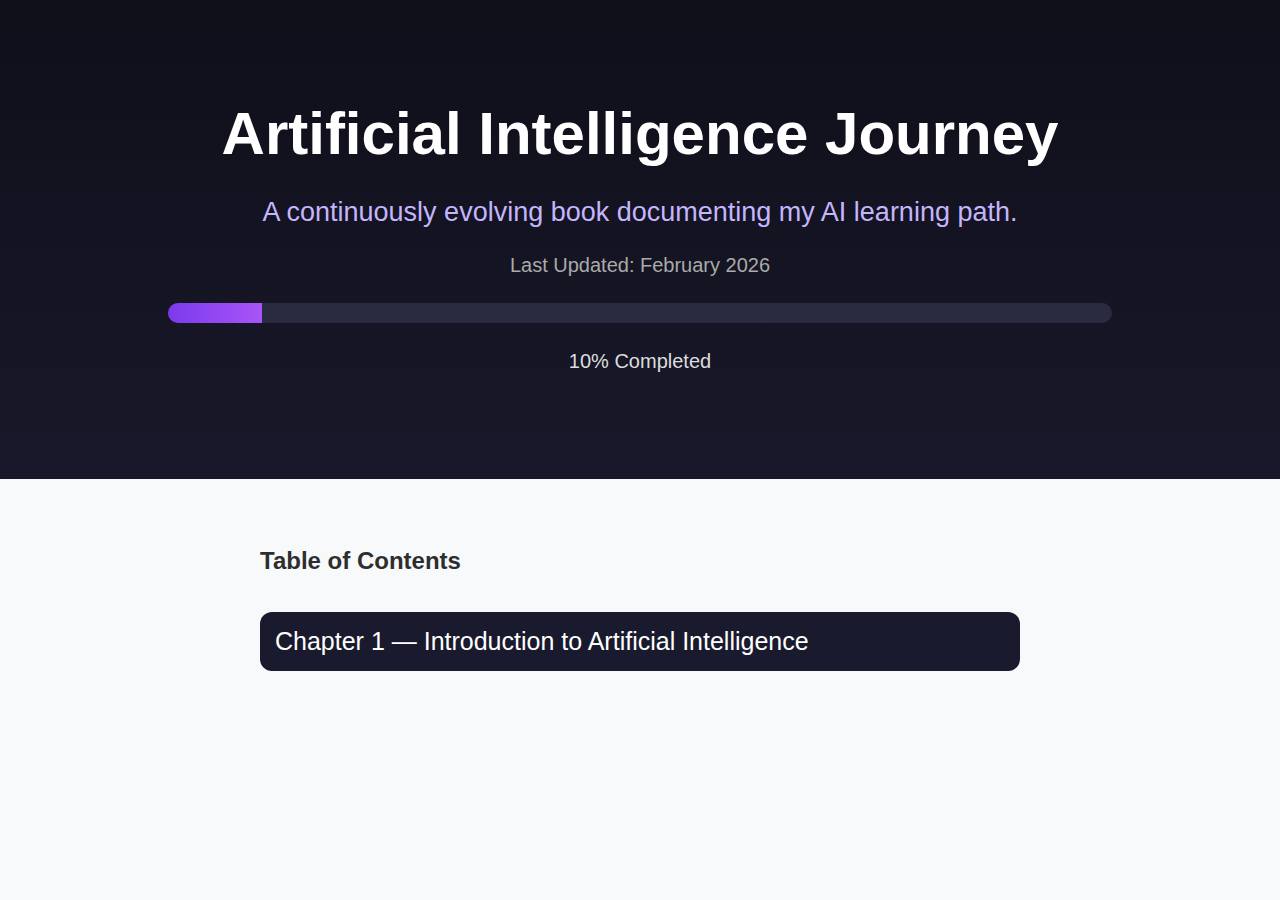
<file: book/index.html>
<!DOCTYPE html>
<html lang="en">
<head>
  <meta charset="UTF-8">
  <title>AI Book | Selin Shahi</title>
  <link rel="stylesheet" href="../style.css">
  <link rel="icon" href="/images/favicon.jpg" type="image/png">
</head>
<body>

<section class="book-hero">
  <h1>Artificial Intelligence Journey</h1>

  <p class="subtitle">
    A continuously evolving book documenting my AI learning path.
  </p>

  <p class="last-update">Last Updated: February 2026</p>


  <div class="progress-container">
    <div class="progress-bar"></div>
  </div>
  <p class="progress-text"></p>

</section>

<section class="toc-section">
  <h2>Table of Contents</h2>

  <div class="chapter-card completed">
  <button class="chapter-toggle">
    Chapter 1 — Introduction to Artificial Intelligence
  </button>

  <div class="chapter-content">
    <p>
      Fundamental concepts of AI, definitions, major branches,
      and real-world applications.
    </p>

    <div class="chapter-buttons">
      <a href="chapters/chapter1.html" class="read-btn">
        Read Online
      </a>


      <a href="chapters/AIchapter1.pdf" download class="download-btn-small">
        Download PDF
      </a>
    </div>

  </div>
</div>

</section>

<script src="../script.js"></script>
</body>
</html>
</file>
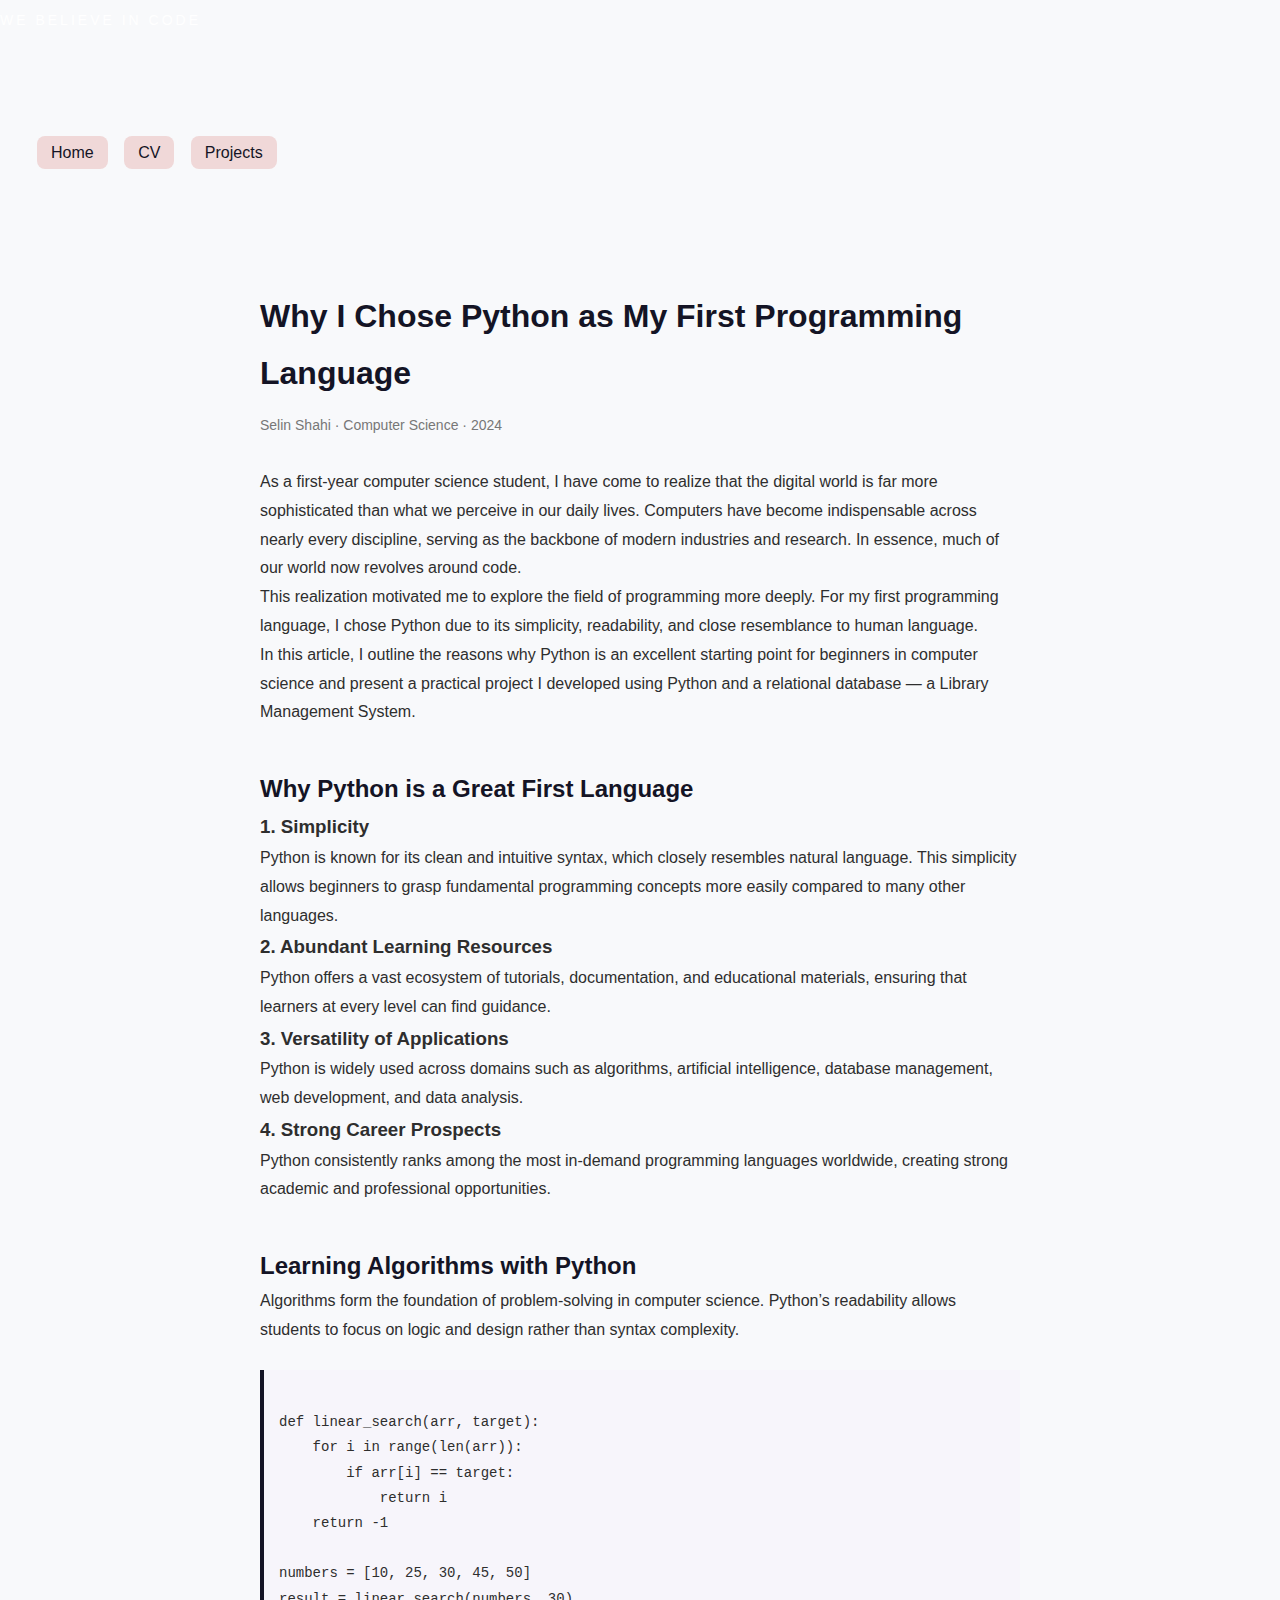
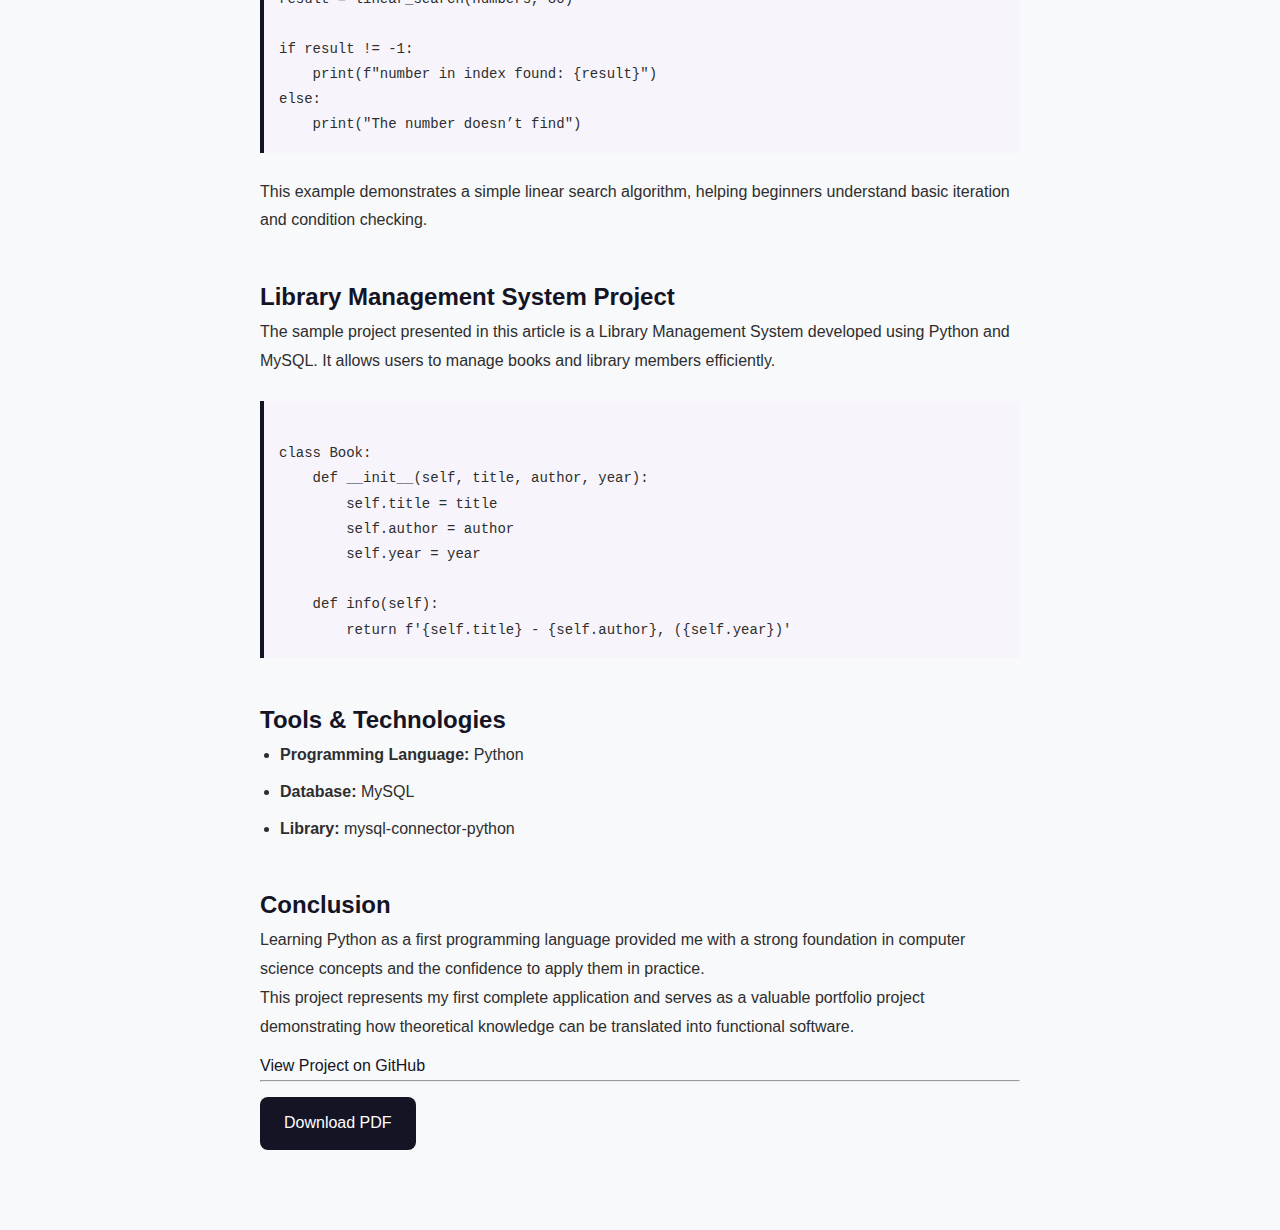
<file: essay/why-python.html>
<!DOCTYPE html>
<html lang="en">
<head>
    <meta charset="UTF-8">
    <meta name="viewport" content="width=device-width, initial-scale=1.0">
    <link rel="stylesheet" href="/style.css">
    <title>Why I Chose Python | Selin Shahi</title>
</head>
<body>
    <header>
        <div class="logo-box">
            <div class="logo">Selin Shahi</div>
            <p class="site-motto">We believe in code</p>
        </div>
    </header>
    
        <nav class="nav">
            <a href="../index.html">Home</a>
            <a href="../cv.html">CV</a>
            <a href="../projects.html">Projects</a>
        </nav>
        <div class="menu-btn">&#9776;</div>
    </header>
    <main class="article-page">

    <h1>Why I Chose Python as My First Programming Language</h1>

    <p class="article-meta">
        Selin Shahi · Computer Science · 2024
    </p>

    <p>
        As a first-year computer science student, I have come to realize that the digital
        world is far more sophisticated than what we perceive in our daily lives. Computers
        have become indispensable across nearly every discipline, serving as the backbone
        of modern industries and research. In essence, much of our world now revolves around code.
    </p>

    <p>
        This realization motivated me to explore the field of programming more deeply. For my
        first programming language, I chose Python due to its simplicity, readability, and
        close resemblance to human language.
    </p>

    <p>
        In this article, I outline the reasons why Python is an excellent starting point for
        beginners in computer science and present a practical project I developed using
        Python and a relational database — a Library Management System.
    </p>

    <h2>Why Python is a Great First Language</h2>

    <h3>1. Simplicity</h3>
    <p>
        Python is known for its clean and intuitive syntax, which closely resembles natural
        language. This simplicity allows beginners to grasp fundamental programming concepts
        more easily compared to many other languages.
    </p>

    <h3>2. Abundant Learning Resources</h3>
    <p>
        Python offers a vast ecosystem of tutorials, documentation, and educational materials,
        ensuring that learners at every level can find guidance.
    </p>

    <h3>3. Versatility of Applications</h3>
    <p>
        Python is widely used across domains such as algorithms, artificial intelligence,
        database management, web development, and data analysis.
    </p>

    <h3>4. Strong Career Prospects</h3>
    <p>
        Python consistently ranks among the most in-demand programming languages worldwide,
        creating strong academic and professional opportunities.
    </p>

    <h2>Learning Algorithms with Python</h2>

    <p>
        Algorithms form the foundation of problem-solving in computer science. Python’s
        readability allows students to focus on logic and design rather than syntax complexity.
    </p>

    <div class="code-box">
<pre><code>
def linear_search(arr, target):
    for i in range(len(arr)):
        if arr[i] == target:
            return i
    return -1

numbers = [10, 25, 30, 45, 50]
result = linear_search(numbers, 30)

if result != -1:
    print(f"number in index found: {result}")
else:
    print("The number doesn’t find")
</code></pre>
    </div>

    <p>
        This example demonstrates a simple linear search algorithm, helping beginners
        understand basic iteration and condition checking.
    </p>

    <h2>Library Management System Project</h2>

    <p>
        The sample project presented in this article is a Library Management System developed
        using Python and MySQL. It allows users to manage books and library members efficiently.
    </p>

    <div class="code-box">
<pre><code>
class Book:
    def __init__(self, title, author, year):
        self.title = title
        self.author = author
        self.year = year

    def info(self):
        return f'{self.title} - {self.author}, ({self.year})'
</code></pre>
    </div>

    <h2>Tools & Technologies</h2>

    <ul>
        <li><strong>Programming Language:</strong> Python</li>
        <li><strong>Database:</strong> MySQL</li>
        <li><strong>Library:</strong> mysql-connector-python</li>
    </ul>

    <h2>Conclusion</h2>

    <p>
        Learning Python as a first programming language provided me with a strong foundation
        in computer science concepts and the confidence to apply them in practice.
    </p>

    <p>
        This project represents my first complete application and serves as a valuable
        portfolio project demonstrating how theoretical knowledge can be translated into
        functional software.
    </p>
        <a class="github-link" href="https://github.com/SelinShahi/Bookmanage" target="_blank">
            View Project on GitHub
        </a>
        <hr>
        <a class="download-btn" href="/essay/Why chose I python.pdf">
            Download PDF
        </a>
    </main>
    <script src="/script.js"></script>
</body>
</html>
</file>
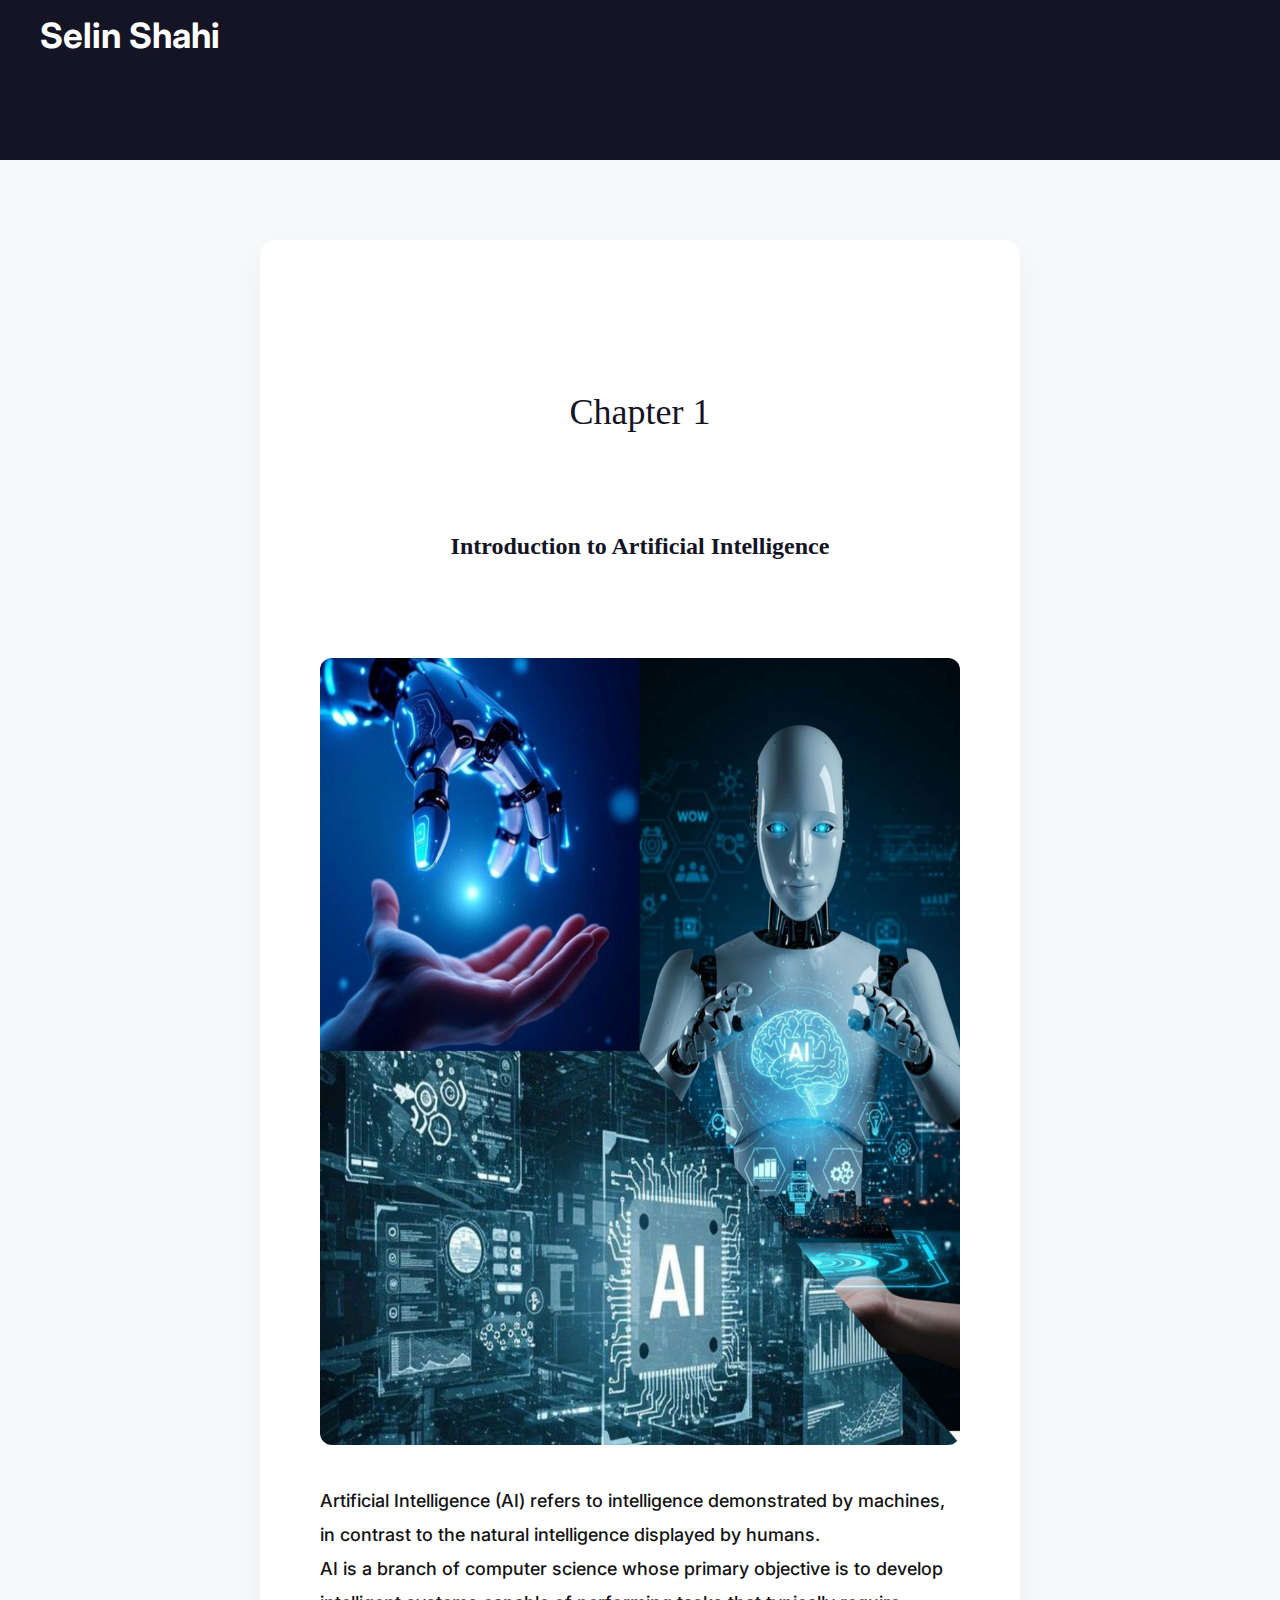
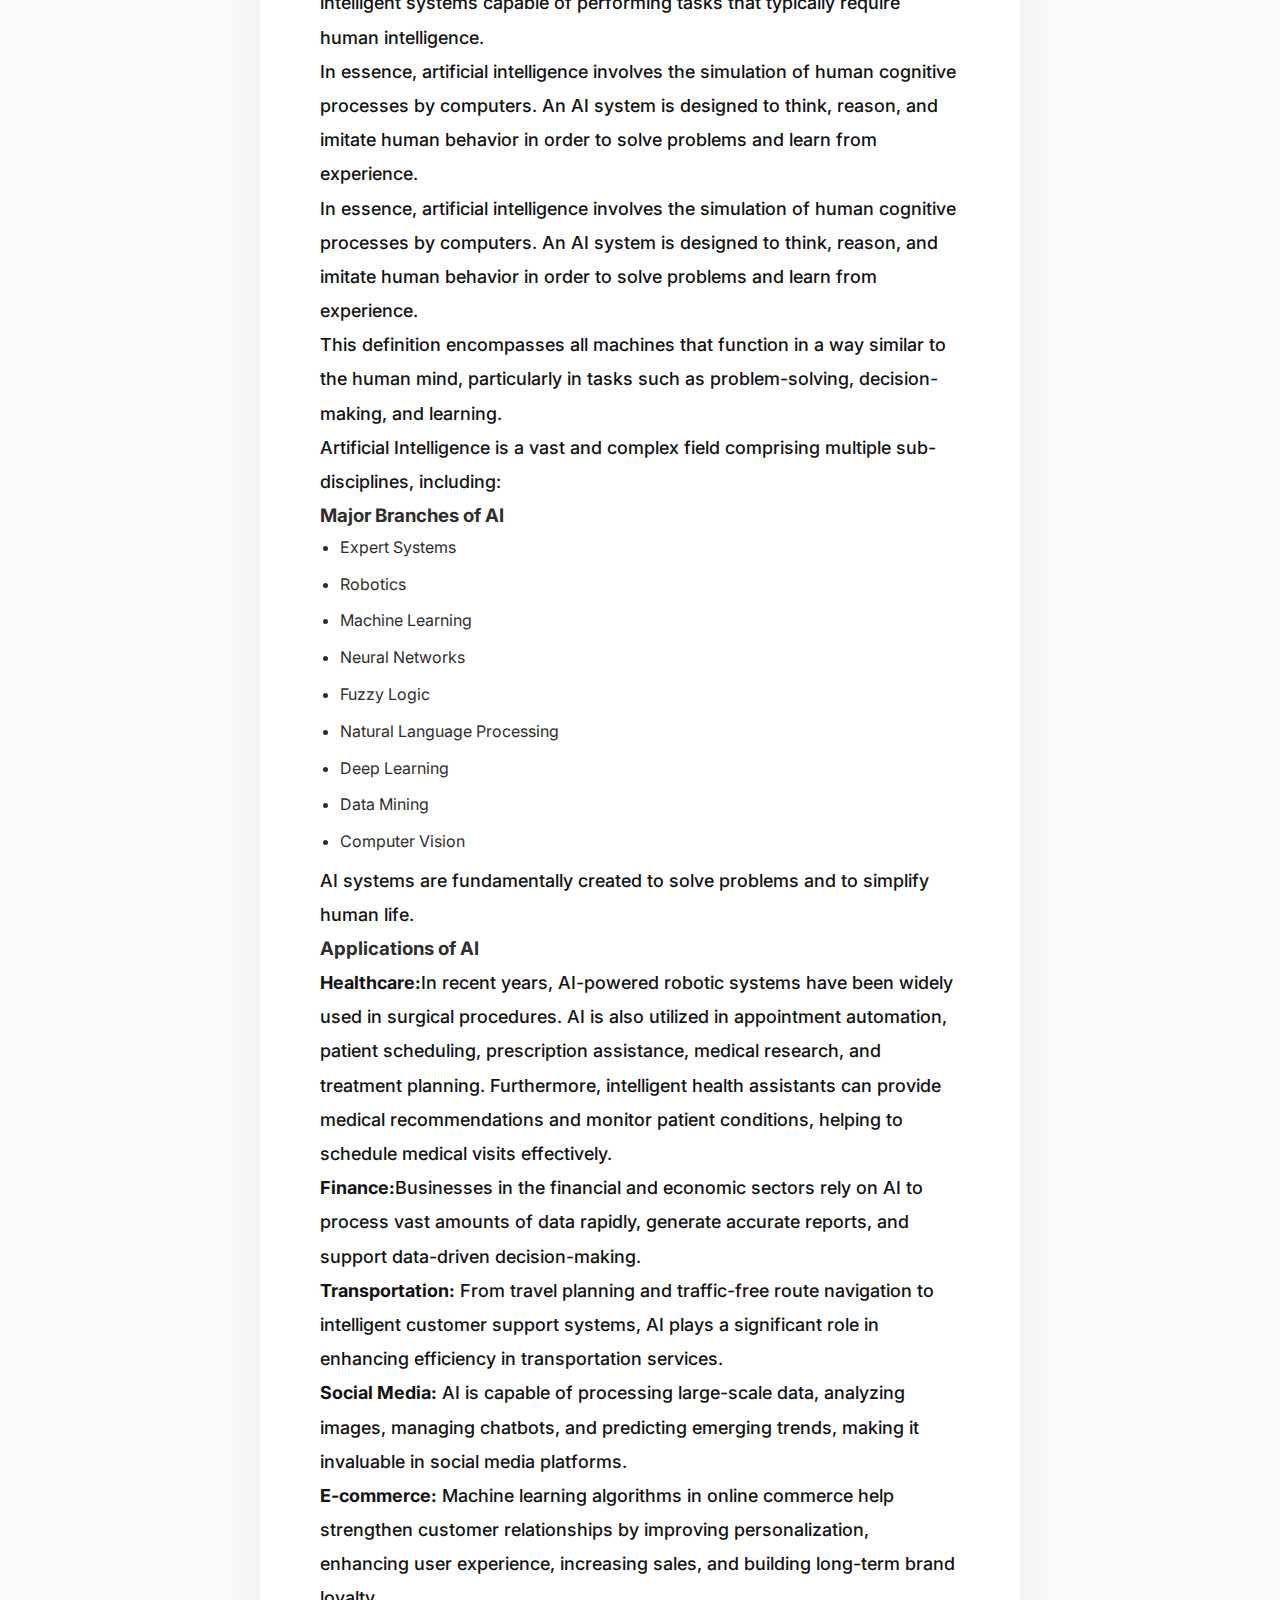
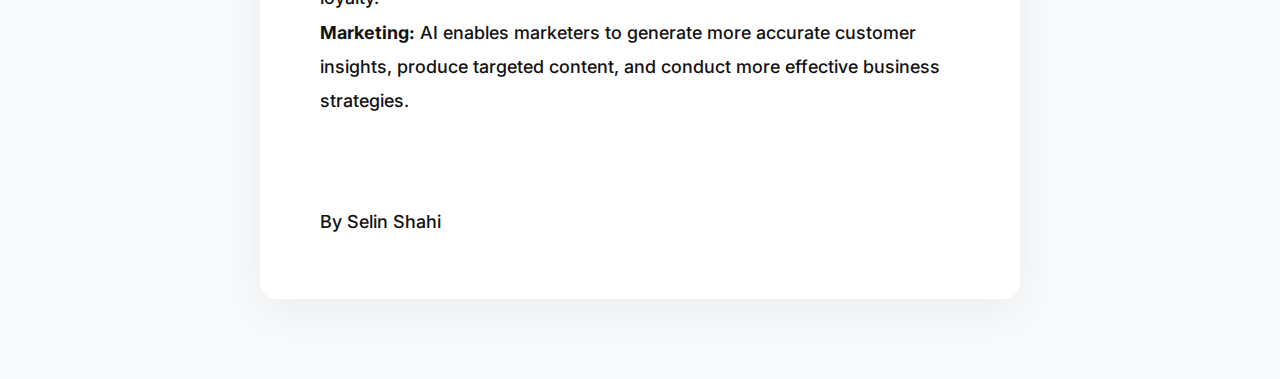
<file: book/chapters/chapter1.html>
<!DOCTYPE html>
<html lang="en">
<head>
  <meta charset="UTF-8">
  <title>Chapter 1 - Introduction to AI</title>
  <link rel="stylesheet" href="/style.css">
  <link rel="preconnect" href="https://fonts.googleapis.com">
  <link rel="preconnect" href="https://fonts.gstatic.com" crossorigin>
  <link rel="stylesheet" href="https://fonts.googleapis.com/css2?family = Playfair+display : wght@600&family=Inter:wght@400;400;500&display=swap">
  <link rel="stylesheet" href="https://cdnjs.cloudflare.com/ajax/libs/font-awesome/6.5.0/css/all.min.css">
  <link rel="icon" href="/images/favicon.jpg" type="image/png">
</head>
<body>
  <header class="header-chapter">
        <div class="logo-chapter">
            Selin Shahi
        </div>
    </header>
<section class="chapter-container">

  <h1>Chapter 1</h1>
  <h2>Introduction to Artificial Intelligence</h2>
  

  <img src="/images/ai-intro.jpg" 
       alt="Artificial Intelligence Illustration"
       class="chapter-image">

  <p>
    Artificial Intelligence (AI) refers to intelligence demonstrated by machines,
    in contrast to the natural intelligence displayed by humans.
  </p>
  <p>
    AI is a branch of computer science whose primary objective is to develop
    intelligent systems capable of performing tasks that typically require
    human intelligence.
  </p>
  <p>
    In essence, artificial intelligence involves the simulation of human
    cognitive processes by computers. An AI system is designed to think,
    reason, and imitate human behavior in order to solve problems and
    learn from experience.
  </p>
  <p>
    In essence, artificial intelligence involves the simulation of human cognitive processes by computers.
    An AI system is designed to think, reason, and imitate human behavior in order to solve problems and learn from experience.
  </p>
  <p>
    This definition encompasses all machines that function in a way similar to the human mind,
    particularly in tasks such as problem-solving, decision-making, and learning.
  </p>
  <p>
    Artificial Intelligence is a vast and complex field comprising multiple sub-disciplines, including:
  </p>

  <h3>Major Branches of AI</h3>
  <ul>
    <li>Expert Systems</li>
    <li>Robotics</li>
    <li>Machine Learning</li>
    <li>Neural Networks</li>
    <li>Fuzzy Logic</li>
    <li>Natural Language Processing</li>
    <li>Deep Learning</li>
    <li>Data Mining</li>
    <li>Computer Vision</li>
  </ul>
  <p>
    AI systems are fundamentally created to solve problems and to simplify human life.
  </p>

  <h3>Applications of AI</h3>

  <p><strong>Healthcare:</strong>In recent years, AI-powered robotic systems have been widely used in surgical procedures.
    AI is also utilized in appointment automation, patient scheduling, prescription assistance, medical research, and treatment planning.
    Furthermore, intelligent health assistants can provide medical recommendations and monitor patient conditions, helping to schedule medical visits effectively.</p>

  <p><strong>Finance:</strong>Businesses in the financial and economic sectors rely on AI to process vast amounts of data rapidly,
    generate accurate reports, and support data-driven decision-making.</p>

  <p><strong>Transportation:</strong> From travel planning and traffic-free route navigation to intelligent customer support systems,
    AI plays a significant role in enhancing efficiency in transportation services.</p>

  <p><strong>Social Media:</strong> AI is capable of processing large-scale data, analyzing images, managing chatbots,
    and predicting emerging trends, making it invaluable in social media platforms.</p>

  <p><strong>E-commerce:</strong> Machine learning algorithms in online commerce help strengthen customer relationships by improving personalization, enhancing user experience, increasing sales,
    and building long-term brand loyalty.</p>
  
  <p><strong>Marketing:</strong> AI enables marketers to generate more accurate customer insights, produce targeted content, and conduct more effective business strategies.</p>
  <br>
  <br>
  <br>
  <p class="chapter-meta">By Selin Shahi</p>
</section>

</body>
</html>
</file>
<file: style.css>
*{
    margin: 0;
    padding: 0;
    box-sizing: border-box;
}
body{
    font-family: 'Inter', sans-serif;
    background-color: #f7f5fb;
    color: #2e2e2e;
    line-height: 1.8;

}
.header{
    background-color: #141425;
    align-items: center;
    display: flex;
    justify-content: space-between;
    align-items: center;
    padding: 20px 40px;
    height: 160px;
    margin-bottom: 0;
}
.logo-box{
    display: flex;
    flex-direction: column;
    line-height: 1.2;
}
.logo{
    font-size: 50px;
    font-weight: bold;
    color: white;
    margin-top: -50px;
}
.site-motto{
    font-size: 14px;
    letter-spacing: 3px;
    text-transform: uppercase;
    color: white;
    margin-top: 2px;

}
nav{
    text-decoration: none;
    color: #ece8f0;
    margin-left: 25px;
    margin-top: 110px;
    font-size: 16px;
    transition: color 0.3s ease;
}
.nav a{
    text-decoration: none;
    color: #141425;
    margin-left: 12px;
    padding: 8px 14px;
    border-radius: 8px;
    border: 1px solid rgb(#141425);
    background-color: rgb(240, 216, 216);
    transition: background-color 0.3s ease, color 0.3s ease;
}
.nav a:hover{
    color: rgba(91, 45, 139,0.12);
}
.hero{
    text-align: center;
    background: linear-gradient(180deg, #faf7fb, #f3ecfa 100%);
    border-radius: 0 0 20px 20px;
    height: 700px;
    overflow: hidden;
}
.hero img{
    width: 100%;
    height: 100%;
    object-fit: cover;
    display: block;
}
.intro{
    display: flex;
    justify-content: center;
    margin-top: -120px;
    padding-bottom: 80px;
}
.intro-box{
    background-color: rgb(245, 235, 250);
    width: 70%;
    max-width: 900px;
    padding: 30px 40px;
    border-radius: 20px;
    box-shadow: 0 10px 30px rgba(91, 45, 139, 0.15);
    text-align: left;
}
.intro-box h1{
    font-size: 42px;
    color: #5b2d8b;
    margin-bottom: 10px;
}
.intro-box h2{
    font-size: 22px;
    font-weight: 500;
    color: #7a5fa0;
    margin-bottom: 20px;
}
.intro-box p{
    line-height: 1.7;
    color: #333;
}
@media(max-width: 768px){
    .intro-box{
        width: 90%;
        padding: 25px;
    }
    .intro{
        margin-top: -80px;
    }
}
.menu-btn{
    display: none;
    font-size: 28px;
    cursor: pointer;
    color: white;
}
@media(max-width: 768px){
    .nav{
        display: none;
        position: absolute;
        top: 100px;
        right: 20px;
        background-color: rgb(245, 235, 250);
        padding: 15px;
        border-radius: 12px;
        box-shadow: 0 10px 25px rgba(0, 0, 0, 0.15);
        flex-direction: column;
    }
    .nav.show{
        display: flex;
    }
    .menu-btn{
        display: block;
    }
}
.search-box input{
    padding: 6px 12px;
    border-radius: 20px;
    border: 1px solid #ccc;
    font-size: 14px;
    outline: none;
    transition: border-color 0.3 ease;
}
.search-box input:focus{
    border-color: #141425;
}
@media (max-width: 768px){
    .search-box{
        display: none;
    }
}
.links-section{
    margin: 80px auto 40px;
    text-align: center;
}
.links-section h3{
    color: #141425;
    margin-bottom: 20px;
}
.links-box{
    display: flex;
    justify-content: center;
    gap: 15px;
    flex-wrap: wrap;
}
.links-box a{
    text-decoration: none;
    padding: 10px 18px;
    border-radius: 12px;
    background-color: rgb(245, 235, 250);
    color: #141425;
    font-weight: 500;
    transition: transform 0.2s ease, box-shadow 0.2s ease;
}
.links-box a:hover{
    transform: translateY(-4px);
    box-shadow: 0 8px 20px rgba(91, 45, 139, 0.2);
}

.articles{
    max-width: 900px;
    margin: 120px auto 60px;
    padding: 0 20px;
}
.articles h1{
    color: #141425;
    margin-bottom: 30px;
}
.article-card{
    background-color: rgb(245, 235, 250);
    padding: 25px 30px;
    border-radius: 16px;
    margin-bottom: 25px;
    box-shadow: 0 8px 20px rgba(91, 45, 139, 0.15);
}
.article-card h3{
    margin-bottom: 10px;
    color: #333;
}
.article-card p{
    line-height: 1.6;
    margin-bottom: 15px;
}
.article-card a{
    text-decoration: none;
    color: #141425;
    font-weight: 500;
}
.article-links{
    display: flex;
    gap: 12px;
    margin: 15px;
    flex-wrap: wrap;
}
.article-links a{
    text-decoration: none;
    padding: 8px 14px;
    border-radius: 10px;
    background-color: white;
    border: 1px solid #141425;
    color: #141425;
    font-size: 14px;
    transition: background-color 0.3s ease, color 0.3s ease;
}
.article-links a:hover{
    background-color: #141425;
    color: white;
}
.article-page {
    max-width: 800px;
    margin: 120px auto 60px;
    padding: 0 20px;
    line-height: 1.8;
}

.article-page h1 {
    color: #141425;
    margin-bottom: 10px;
}

.article-meta {
    font-size: 14px;
    color: #777;
    margin-bottom: 30px;
}

.article-page h2 {
    margin-top: 40px;
    color: #141425;
}

.github-link {
    display: inline-block;
    margin-top: 10px;
    color: #141425;
    font-weight: 500;
    text-decoration: none;
}

.download-btn {
    display: inline-block;
    margin-top: 30px;
    padding: 10px 18px;
    background-color: #141425;
    color: white;
    border-radius: 10px;
    text-decoration: none;
    font-weight: 500;
}
.article-page{
    max-width: 800px;
    margin: 120px auto 60px;
    padding: 0 20px;
    line-height: 1.8;
}
.article-page h1{
    color: #141425;
    margin-bottom: 10px;
}
.article-meta{
    font-size: 14px;
    color: #777;
    margin-bottom: 30px;
}
.article-page h2{
    margin-top: 40px;
    color: #141425;
}
.download-btn{
    display: inline-block;
    margin-top: 30px;
    padding: 10px 18px;
    background-color: #141425;
    color: white;
    border-radius: 10px;
    text-decoration: none;
    font-weight: 500;
}
.code-box{
    background-color: #f7f5fb;
    border-left: 4px solid #141425;
    padding: 15px;
    margin: 25px 0;
    overflow-x: auto;
}
.code-box pre{
    margin: 0;
    font-family: monospace;
    font-size: 14px;
}
.projects{
    max-width: 900px;
    margin: 120px auto 60px;
    padding: 0 20px;
}
.project-card{
    background-color: #f7f5fb;
    padding: 25px 30px;
    border-radius: 18px;
    margin-bottom: 25px;
    box-shadow: 0 8px 20px rgba(91, 45, 139, 0.12);
}
.project-card h3{
    margin-bottom: 10px;
    color: #333;
}
.project-card p{
    margin-bottom: 15px;
    line-height: 1.6;
}
.projects-tags{
    display: flex;
    gap: 10px;
    margin-bottom: 15px;
}
.projects-tags span{
    background-color: white;
    border: 1px solid #141425;
    color: #141425;
    padding: 5px 10px;
    border-radius: 8px;
    font-size: 13px;
}
.project-links a{
    text-decoration: none;
    color: #141425;
    font-weight: 500;
}
.cv-summary{
    max-width: 900px;
    margin: 60px auto 40px;
    padding: 0 20px;
}
.cv-summary h1{
    font-size: 36px;
    color: #141425;
    margin-bottom: 10px;
}
.cv-summary p{
    font-size: 16px;
    color: #555;
}
.cv-section{
    max-width: 900PX;
    margin: 40PX auto;
    padding: 0 20PX;
}
.cv-section h2{
    font-size: 22px;
    color: #141425;
    border-left: 4px solid #c9a7eb;
    padding-left: 10px;
    margin-bottom: 20px;
}
.cv-item{
    background: white;
    padding: 20px;
    border-radius: 12px;
    margin-bottom: 15px;
    box-shadow: 0 8px 20px rgba(0, 0, 0, 0.04);
}
.skills{
    display: flex;
    flex-wrap: wrap;
    gap: 10px;
    list-style: none;
    padding: 0;
}
.skills li{
    background: #f0e6fa;
    color: #141425;
    padding: 6px 14px;
    border-radius: 20px;
    font-size: 14px;
}
.timeline{
    position: relative;
    margin-left: 20px;
    padding-left: 20px;
    border-left: 2px solid #e0d3f5;
}
.timeline-item{
    position: relative;
    margin-bottom: 30px;
}

.timeline-content h3{
    margin: 0;
}
.timeline-content span{
    font-size: 14px;
    color: #777;
}
.noResults{
    color: #141425;
    font-size: 15px;
    text-align: center;
    opacity: 0.8;
}
.item{
    transition: all 0.3s ease;
    border-radius: 16px;
}
.item:hover{
    transform: translateY(-6px);
    box-shadow: 0 12px 30px rgba(91, 45, 139, 0.15);
}
.book-containare{
    max-width: 800px;
    margin: auto;
    padding: 60px 20px;
}
.prrogress-wrapper{
    width: 100%;
    background: #222;
    border-radius: 20px;
    overflow: hidden;
    margin: 20px 0;
}
.progress-bar{
    height: 20px;
    background: #7c3aed;
}
.download-btn{
    display: inline-block;
    margin: 20px 0;
    padding: 10px 20px;
    background: #7c3aed;
    color: white;
    border-radius: 8px;
    text-decoration: none;
}
.chapter{
    margin: 20px 0;
}
.chapter-toggle{
    width: 100%;
    padding: 12px;
    background: #111;
    color: white;
    border: none;
    cursor: pointer;
    text-align: left;
}
.chapter-content{
    display: none;
    padding: 15px;
    background: #1a1a1a;
}
.chapter-containare{
    max-width: 800px;
    margin: auto;
    padding: 60px 20px;
    line-height: 1.8;
}
.chapter-containare h1{
    color: #7c3aed;
}
.chapter-containare h2{
    margin-bottom: 20px;
}
.chapter-image{
    width: 100%;
    border-radius: 16px;
    margin: 30px 0;
}
.chapter-containare ul{
    margin: 20px 0;
    padding-left: 20px;
}
.chapter-containare li{
    margin-bottom: 8px;
}
.book-hero {
  text-align: center;
  padding: 80px 50px;
  background: linear-gradient(180deg, #0f0f1a 0%, #18182a 100%);
}

.book-hero h1 {
  font-size: 60px;
  color: #ffffff;
}

.subtitle {
  color: #c4b5fd;
  margin-bottom: 10px;
  font-size: 27px;
}

.last-update {
  color: #aaa;
  margin-bottom: 20px;
  font-size: 20px;
}

.progress-container {
  width: 80%;
  margin: 20px auto;
  background: #2a2a40;
  border-radius: 20px;
  overflow: hidden;
}

.progress-bar {
  height: 20px;
  background: linear-gradient(90deg, #7c3aed, #a855f7);
}

.progress-text {
  color: #ddd;
  margin-bottom: 20px;
  font-size: 20px;
}

.download-btn {
  display: inline-block;
  margin-top: 15px;
  padding: 12px 24px;
  background: #141425;
  color: white;
  border-radius: 8px;
  text-decoration: none;
  transition: 0.3s;
}

.download-btn:hover {
  background: #6d28d9;
}

.toc-section {
  max-width: 800px;
  margin: auto;
  padding: 60px 20px;
}

.chapter-card {
  margin: 30px 0;
  border-radius: 12px;
  overflow: hidden;
  background: #1a1a2e;
}

.chapter-toggle {
  width: 100%;
  padding: 15px;
  background: #1a1a2e;
  color: white;
  border: none;
  text-align: left;
  font-size: 25px;
  cursor: pointer;
}

.chapter-toggle:hover {
  background: #23233b;
}

.chapter-content {
  display: none;
  padding: 20px;
  background: #141425;
  color: #ccc;
}
.chapter-content p{
    font-size: 20px;
}

.chapter-card.active .chapter-content {
  display: block;
}

.read-btn {
  display: inline-block;
  margin-top: 10px;
  padding: 8px 16px;
  border: 1px solid #5b2d8b;
  color: white;
  text-decoration: none;
  border-radius: 6px;
}
.chapter-buttons{
    padding: 8px 14px;
    display: flex;
    gap: 15px;
    color: #7c3aed;
}
.download-btn-small{
    padding: 8px 16px;
    margin-top: 10px;
    background: transparent;
    border: 1px solid #5b2d8b;
    color: white;
    border-radius: 6px;
    text-decoration: none;
}
.download-btn-small:hover{
    background: #7c3aed;
    color: white;
}
.read-btn:hover{
    background: #7c3aed;
    color: white;
}


body{
    background: #f8f9fb;
    font-family: 'Inter', sans-serif;
    margin: 0;
}
.header-chapter{
    background-color: #141425;
    align-items: center;
    display: flex;
    justify-content: space-between;
    align-items: center;
    padding: 20px 40px;
    height: 160px;
    margin-bottom: 0;
}
.logo-chapter{
    font-size: 35px;
    font-weight: bold;
    color: white;
    margin-top: -90px;
}
.chapter-container{
    max-width: 760px;
    margin: 80px auto;
    background: white;
    padding: 60px;
    border-radius: 16px;
    box-shadow: 0 10px 40px rgba(0, 0, 0, 0.05);
}
.chapter-container h1{
    font-family: 'Playfair Display', serif;
    font-size: 36px;
    margin: 80px auto 60px;
    font-weight: 500;
    text-align: center;
    color: #141425;
}
.chapter-container h2{
    font-family: 'Playfair Display', serif;
    margin: 80px auto 60px;
    padding: 0 20px;
    line-height: 1.8;
    text-align: center;
    color: #141425;
}
.chapter-mata{
    color: #888;
    font-size: 14px;
}
.chapter-image{
    width: 100%;
    border-radius: 12px;
    margin: 30px 0;
}
.chapter-container p{
    line-height: 1.9;
    font-size: 18px;
    color: #131212;
    font-weight: 500;
}
ul{
    padding-left: 20px;
}
li{
    margin-bottom: 8px;
}

.menu-btn {
  display: none;      
  font-size: 28px;
  cursor: pointer;
  color: white;
}


.side-menu {
  position: fixed;
  top: 0;
  right: -280px;        
  width: 260px;
  height: 100%;
  background: #0f172a;
  padding: 80px 24px;
  display: flex;
  flex-direction: column;
  gap: 20px;
  transition: right 0.35s ease;
  z-index: 1001;
}

.side-menu a {
  color: white;
  text-decoration: none;
  font-size: 18px;
}

.side-menu.active {
  right: 0;
}


.close-btn {
  position: absolute;
  top: 20px;
  right: 20px;
  font-size: 32px;
  cursor: pointer;
  color: white;
}


.overlay {
  position: fixed;
  inset: 0;
  background: rgba(0,0,0,0.5);
  opacity: 0;
  pointer-events: none;
  transition: 0.3s;
  z-index: 1000;
}

.overlay.active {
  opacity: 1;
  pointer-events: auto;
}


@media (max-width: 768px) {
  .desktop-nav {
    display: none;     
  }
}
.menu-btn{
    display: none !important;
}
@media (max-width: 768px){
    .menu-btn{
        display: block !important;
    }
}
</file>
